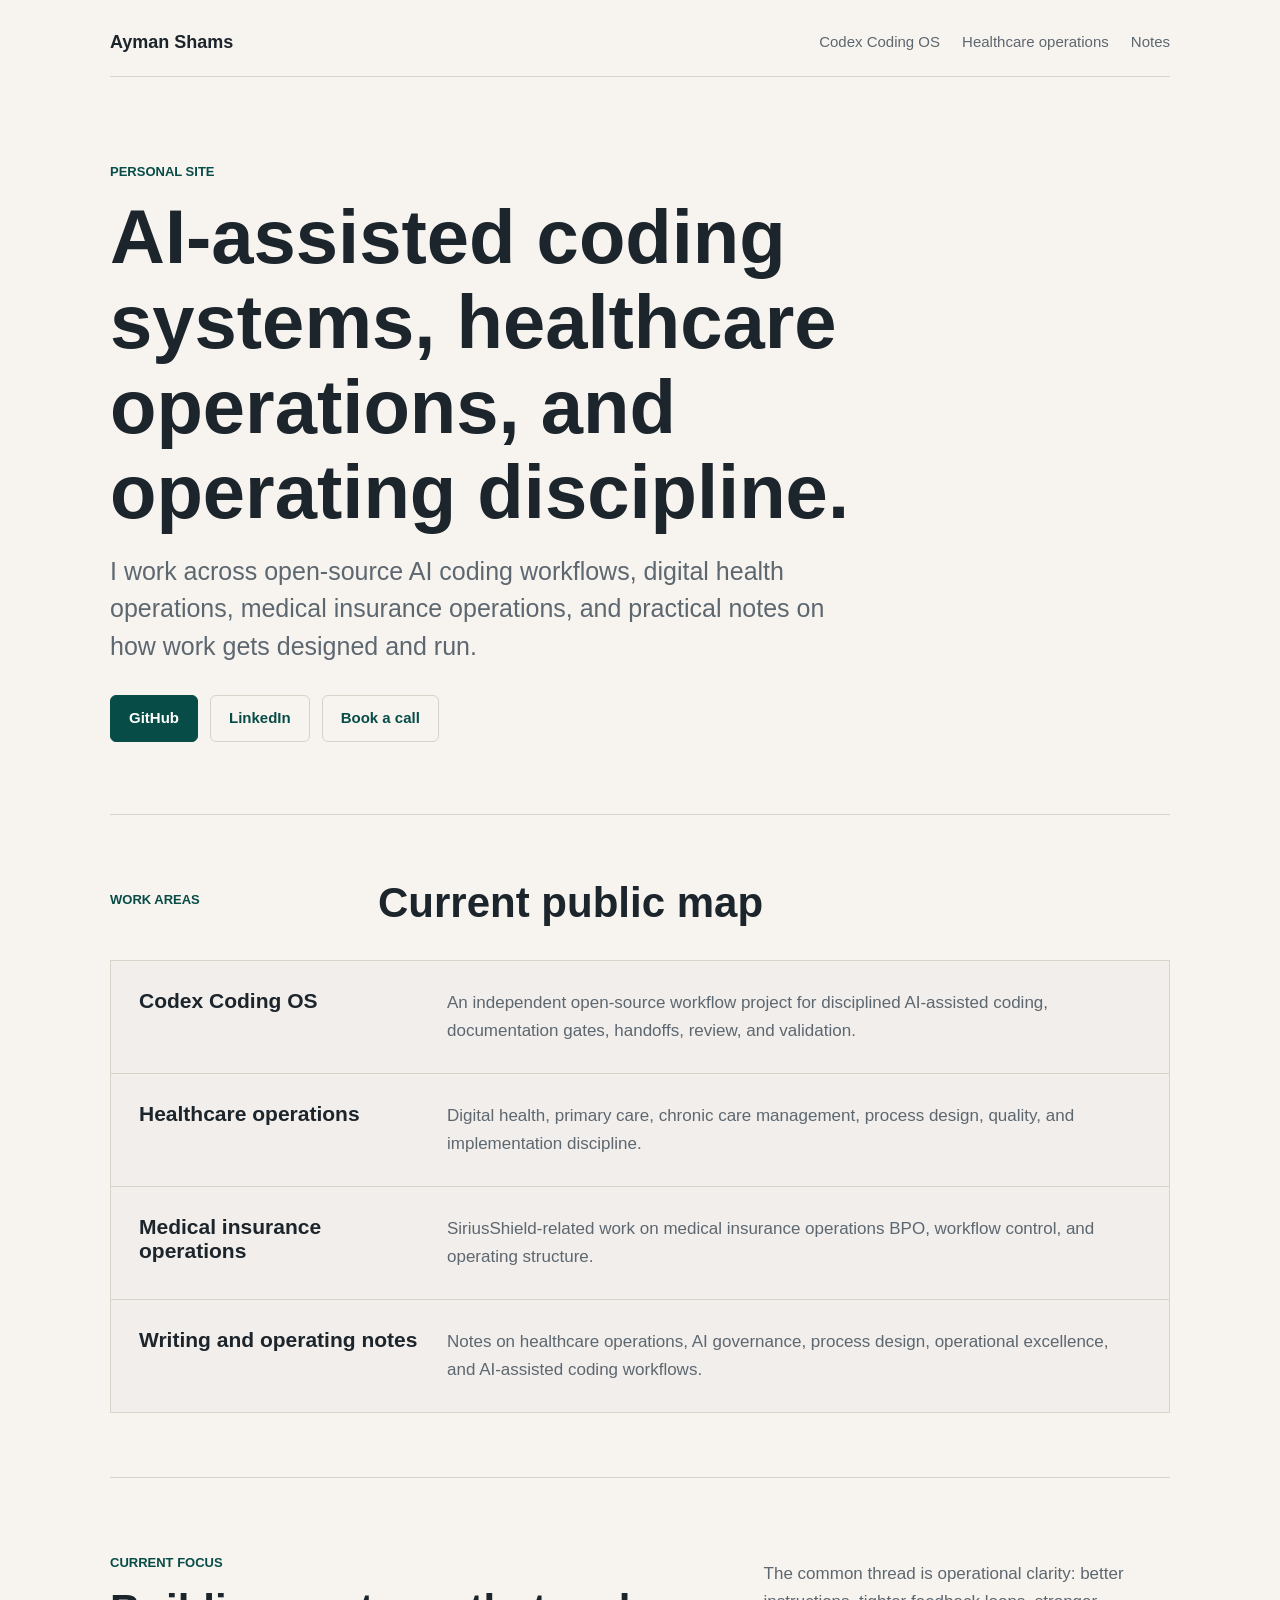
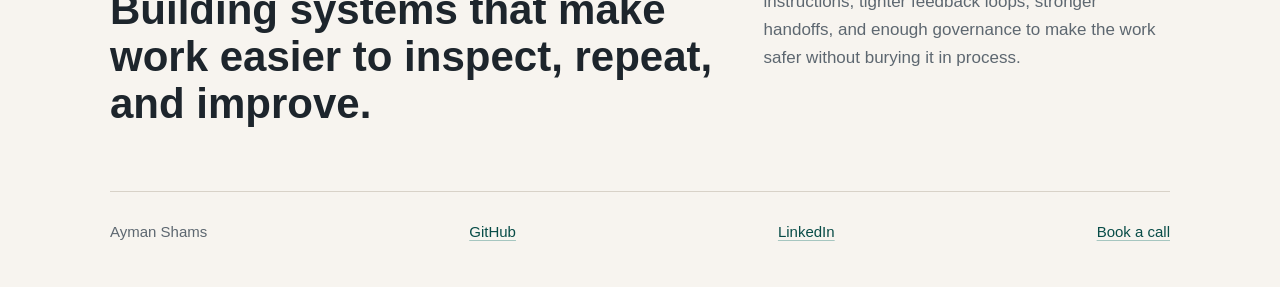
<file: index.html>
<!doctype html>
<html lang="en">
  <head>
    <meta charset="utf-8">
    <meta name="viewport" content="width=device-width, initial-scale=1">
    <meta
      name="description"
      content="Ayman Shams: AI-assisted coding systems, healthcare operations, insurance operations, and practical operating notes."
    >
    <title>Ayman Shams</title>
    <link rel="stylesheet" href="assets/css/styles.css">
  </head>
  <body>
    <header class="site-header">
      <a class="brand" href="./" aria-label="Ayman Shams homepage">Ayman Shams</a>
      <nav class="nav" aria-label="Primary navigation">
        <a href="codex-coding-os/">Codex Coding OS</a>
        <a href="healthcare-operations/">Healthcare operations</a>
        <a href="notes/">Notes</a>
      </nav>
    </header>

    <main>
      <section class="intro section">
        <p class="section-label">Personal site</p>
        <h1>AI-assisted coding systems, healthcare operations, and operating discipline.</h1>
        <p class="lead">
          I work across open-source AI coding workflows, digital health operations, medical insurance operations, and practical notes on how work gets designed and run.
        </p>
        <div class="actions" aria-label="Profile links">
          <a class="button" href="https://github.com/AymanShams" rel="noopener noreferrer">GitHub</a>
          <a class="button secondary" href="https://www.linkedin.com/in/shamsayman" rel="noopener noreferrer">LinkedIn</a>
          <a class="button secondary" href="https://calendar.app.google/tmQ1kP3kKUGVTpMe7" rel="noopener noreferrer">Book a call</a>
        </div>
      </section>

      <section class="section" aria-labelledby="work-heading">
        <div class="section-heading">
          <p class="section-label">Work areas</p>
          <h2 id="work-heading">Current public map</h2>
        </div>

        <div class="work-list">
          <article class="work-item">
            <h3><a href="codex-coding-os/">Codex Coding OS</a></h3>
            <p>
              An independent open-source workflow project for disciplined AI-assisted coding, documentation gates, handoffs, review, and validation.
            </p>
          </article>

          <article class="work-item">
            <h3><a href="healthcare-operations/">Healthcare operations</a></h3>
            <p>
              Digital health, primary care, chronic care management, process design, quality, and implementation discipline.
            </p>
          </article>

          <article class="work-item">
            <h3><a href="healthcare-operations/">Medical insurance operations</a></h3>
            <p>
              SiriusShield-related work on medical insurance operations BPO, workflow control, and operating structure.
            </p>
          </article>

          <article class="work-item">
            <h3><a href="notes/">Writing and operating notes</a></h3>
            <p>
              Notes on healthcare operations, AI governance, process design, operational excellence, and AI-assisted coding workflows.
            </p>
          </article>
        </div>
      </section>

      <section class="section focus" aria-labelledby="focus-heading">
        <div class="section-heading">
          <p class="section-label">Current focus</p>
          <h2 id="focus-heading">Building systems that make work easier to inspect, repeat, and improve.</h2>
        </div>
        <p>
          The common thread is operational clarity: better instructions, tighter feedback loops, stronger handoffs, and enough governance to make the work safer without burying it in process.
        </p>
      </section>
    </main>

    <footer class="site-footer">
      <span>Ayman Shams</span>
      <a href="https://github.com/AymanShams" rel="noopener noreferrer">GitHub</a>
      <a href="https://www.linkedin.com/in/shamsayman" rel="noopener noreferrer">LinkedIn</a>
      <a href="https://calendar.app.google/tmQ1kP3kKUGVTpMe7" rel="noopener noreferrer">Book a call</a>
    </footer>
  </body>
</html>
</file>
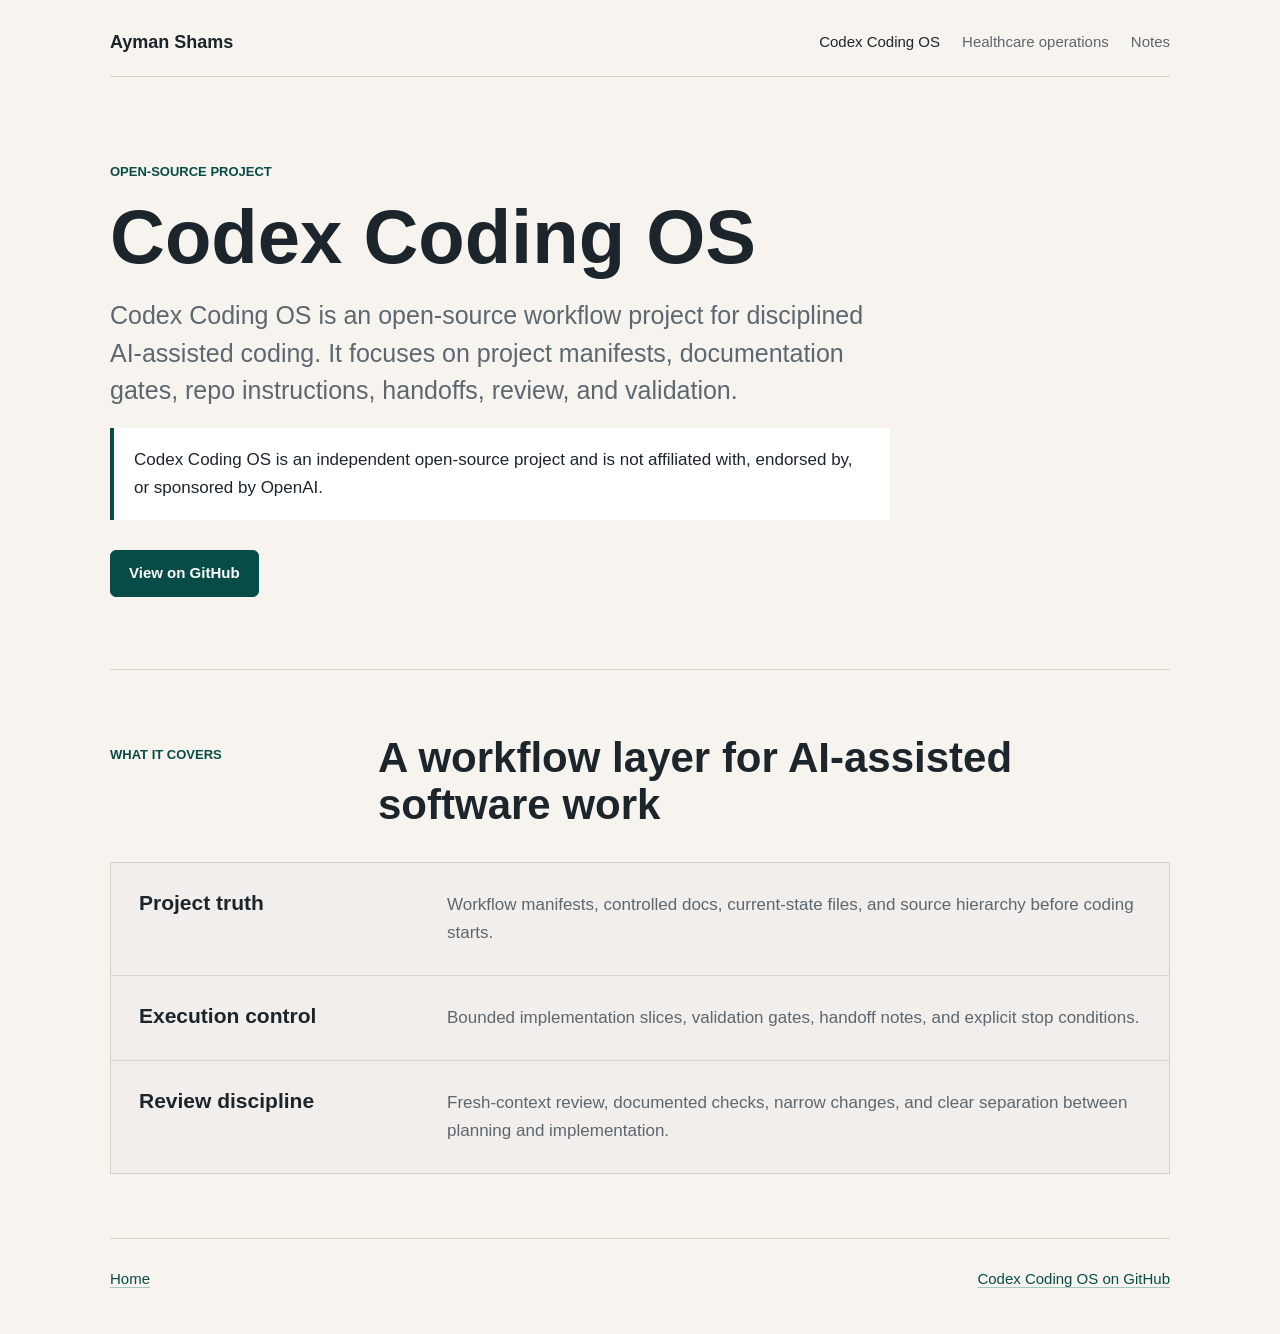
<file: codex-coding-os/index.html>
<!doctype html>
<html lang="en">
  <head>
    <meta charset="utf-8">
    <meta name="viewport" content="width=device-width, initial-scale=1">
    <meta
      name="description"
      content="Codex Coding OS is an independent open-source project for disciplined AI-assisted coding workflows."
    >
    <title>Codex Coding OS | Ayman Shams</title>
    <link rel="stylesheet" href="../assets/css/styles.css">
  </head>
  <body>
    <header class="site-header">
      <a class="brand" href="../" aria-label="Ayman Shams homepage">Ayman Shams</a>
      <nav class="nav" aria-label="Primary navigation">
        <a aria-current="page" href="../codex-coding-os/">Codex Coding OS</a>
        <a href="../healthcare-operations/">Healthcare operations</a>
        <a href="../notes/">Notes</a>
      </nav>
    </header>

    <main>
      <section class="intro section">
        <p class="section-label">Open-source project</p>
        <h1>Codex Coding OS</h1>
        <p class="lead">
          Codex Coding OS is an open-source workflow project for disciplined AI-assisted coding. It focuses on project manifests, documentation gates, repo instructions, handoffs, review, and validation.
        </p>
        <p class="notice">
          Codex Coding OS is an independent open-source project and is not affiliated with, endorsed by, or sponsored by OpenAI.
        </p>
        <div class="actions">
          <a class="button" href="https://github.com/AymanShams/codex-coding-os" rel="noopener noreferrer">View on GitHub</a>
        </div>
      </section>

      <section class="section" aria-labelledby="scope-heading">
        <div class="section-heading">
          <p class="section-label">What it covers</p>
          <h2 id="scope-heading">A workflow layer for AI-assisted software work</h2>
        </div>
        <div class="work-list">
          <article class="work-item">
            <h3>Project truth</h3>
            <p>Workflow manifests, controlled docs, current-state files, and source hierarchy before coding starts.</p>
          </article>
          <article class="work-item">
            <h3>Execution control</h3>
            <p>Bounded implementation slices, validation gates, handoff notes, and explicit stop conditions.</p>
          </article>
          <article class="work-item">
            <h3>Review discipline</h3>
            <p>Fresh-context review, documented checks, narrow changes, and clear separation between planning and implementation.</p>
          </article>
        </div>
      </section>
    </main>

    <footer class="site-footer">
      <a href="../">Home</a>
      <a href="https://github.com/AymanShams/codex-coding-os" rel="noopener noreferrer">Codex Coding OS on GitHub</a>
    </footer>
  </body>
</html>
</file>
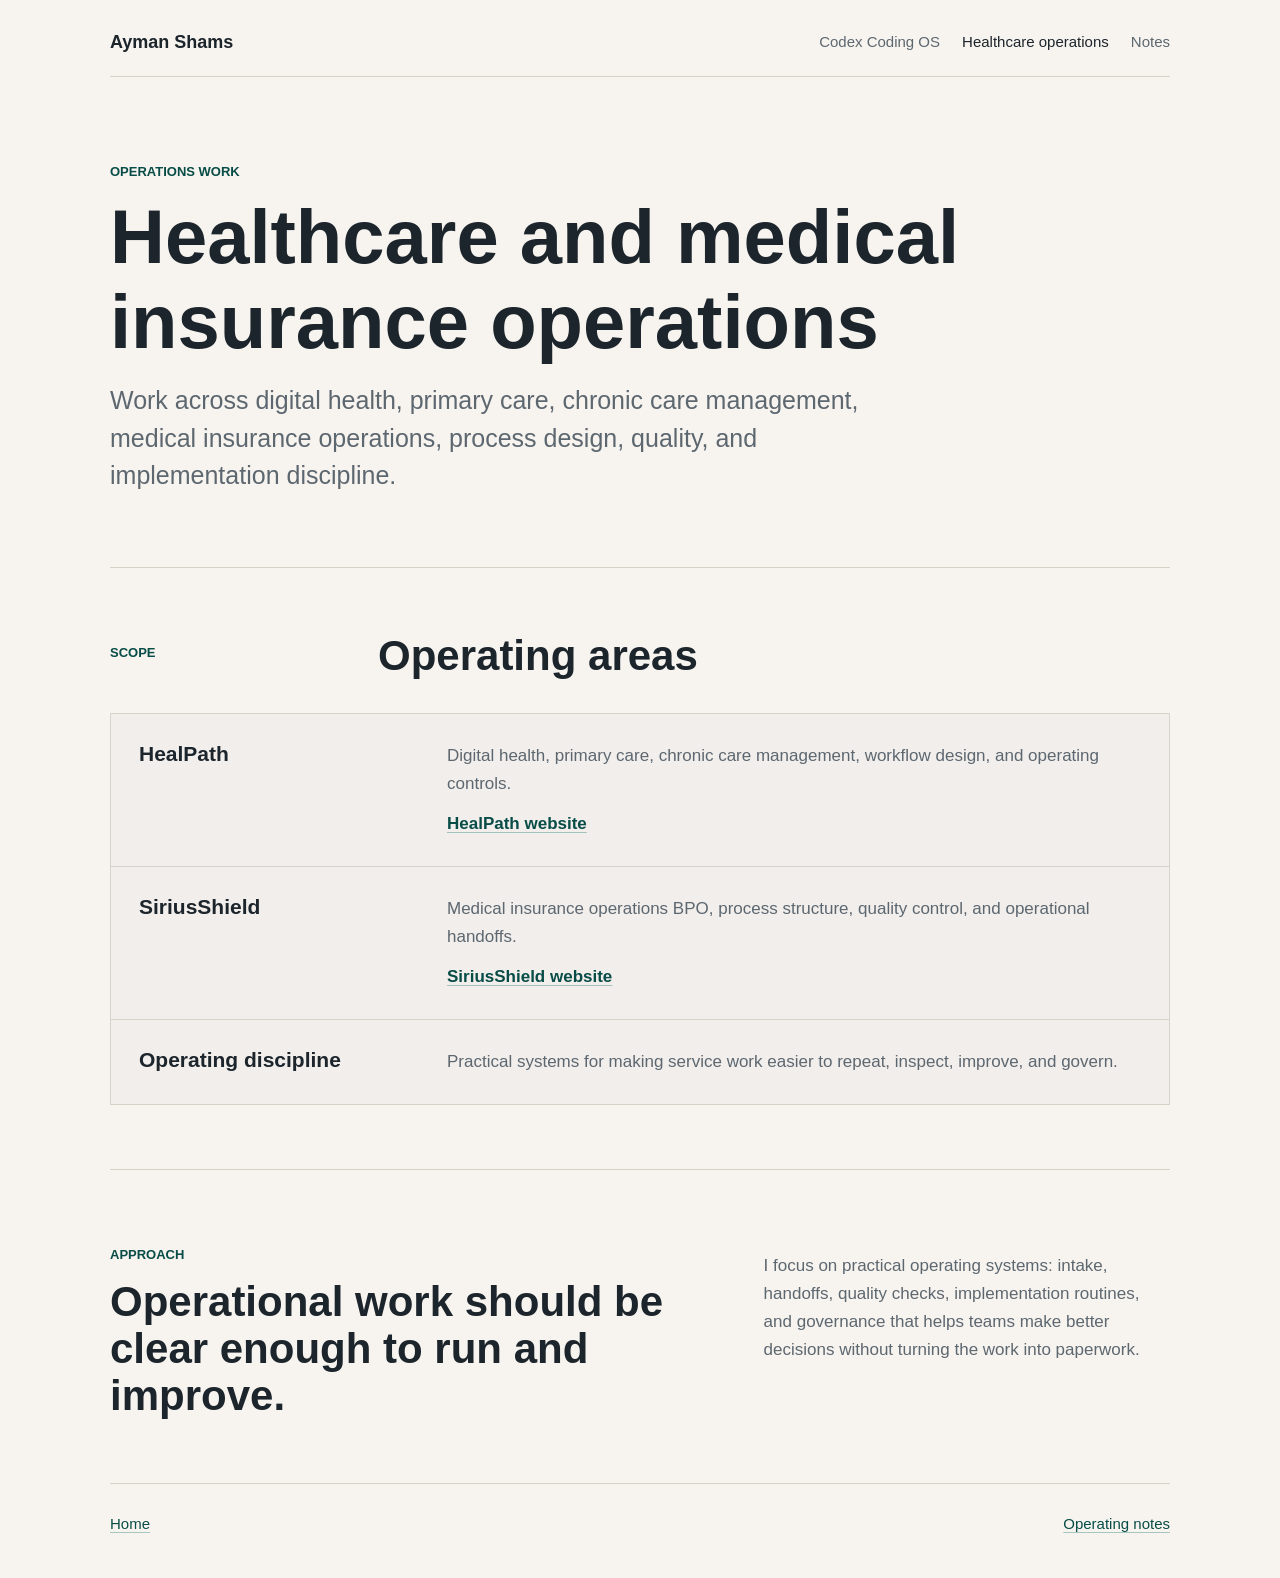
<file: healthcare-operations/index.html>
<!doctype html>
<html lang="en">
  <head>
    <meta charset="utf-8">
    <meta name="viewport" content="width=device-width, initial-scale=1">
    <meta
      name="description"
      content="Healthcare operations, digital health, chronic care, and medical insurance operations work by Ayman Shams."
    >
    <title>Healthcare Operations | Ayman Shams</title>
    <link rel="stylesheet" href="../assets/css/styles.css">
  </head>
  <body>
    <header class="site-header">
      <a class="brand" href="../" aria-label="Ayman Shams homepage">Ayman Shams</a>
      <nav class="nav" aria-label="Primary navigation">
        <a href="../codex-coding-os/">Codex Coding OS</a>
        <a aria-current="page" href="../healthcare-operations/">Healthcare operations</a>
        <a href="../notes/">Notes</a>
      </nav>
    </header>

    <main>
      <section class="intro section">
        <p class="section-label">Operations work</p>
        <h1>Healthcare and medical insurance operations</h1>
        <p class="lead">
          Work across digital health, primary care, chronic care management, medical insurance operations, process design, quality, and implementation discipline.
        </p>
      </section>

      <section class="section" aria-labelledby="areas-heading">
        <div class="section-heading">
          <p class="section-label">Scope</p>
          <h2 id="areas-heading">Operating areas</h2>
        </div>
        <div class="work-list">
          <article class="work-item">
            <h3>HealPath</h3>
            <div class="item-body">
              <p>Digital health, primary care, chronic care management, workflow design, and operating controls.</p>
              <p class="item-link">
                <a href="https://healpath.care/" rel="noopener noreferrer">HealPath website</a>
              </p>
            </div>
          </article>
          <article class="work-item">
            <h3>SiriusShield</h3>
            <div class="item-body">
              <p>Medical insurance operations BPO, process structure, quality control, and operational handoffs.</p>
              <p class="item-link">
                <a href="https://www.siriusshield.com/" rel="noopener noreferrer">SiriusShield website</a>
              </p>
            </div>
          </article>
          <article class="work-item">
            <h3>Operating discipline</h3>
            <p>Practical systems for making service work easier to repeat, inspect, improve, and govern.</p>
          </article>
        </div>
      </section>

      <section class="section focus" aria-labelledby="approach-heading">
        <div class="section-heading">
          <p class="section-label">Approach</p>
          <h2 id="approach-heading">Operational work should be clear enough to run and improve.</h2>
        </div>
        <p>
          I focus on practical operating systems: intake, handoffs, quality checks, implementation routines, and governance that helps teams make better decisions without turning the work into paperwork.
        </p>
      </section>
    </main>

    <footer class="site-footer">
      <a href="../">Home</a>
      <a href="../notes/">Operating notes</a>
    </footer>
  </body>
</html>
</file>
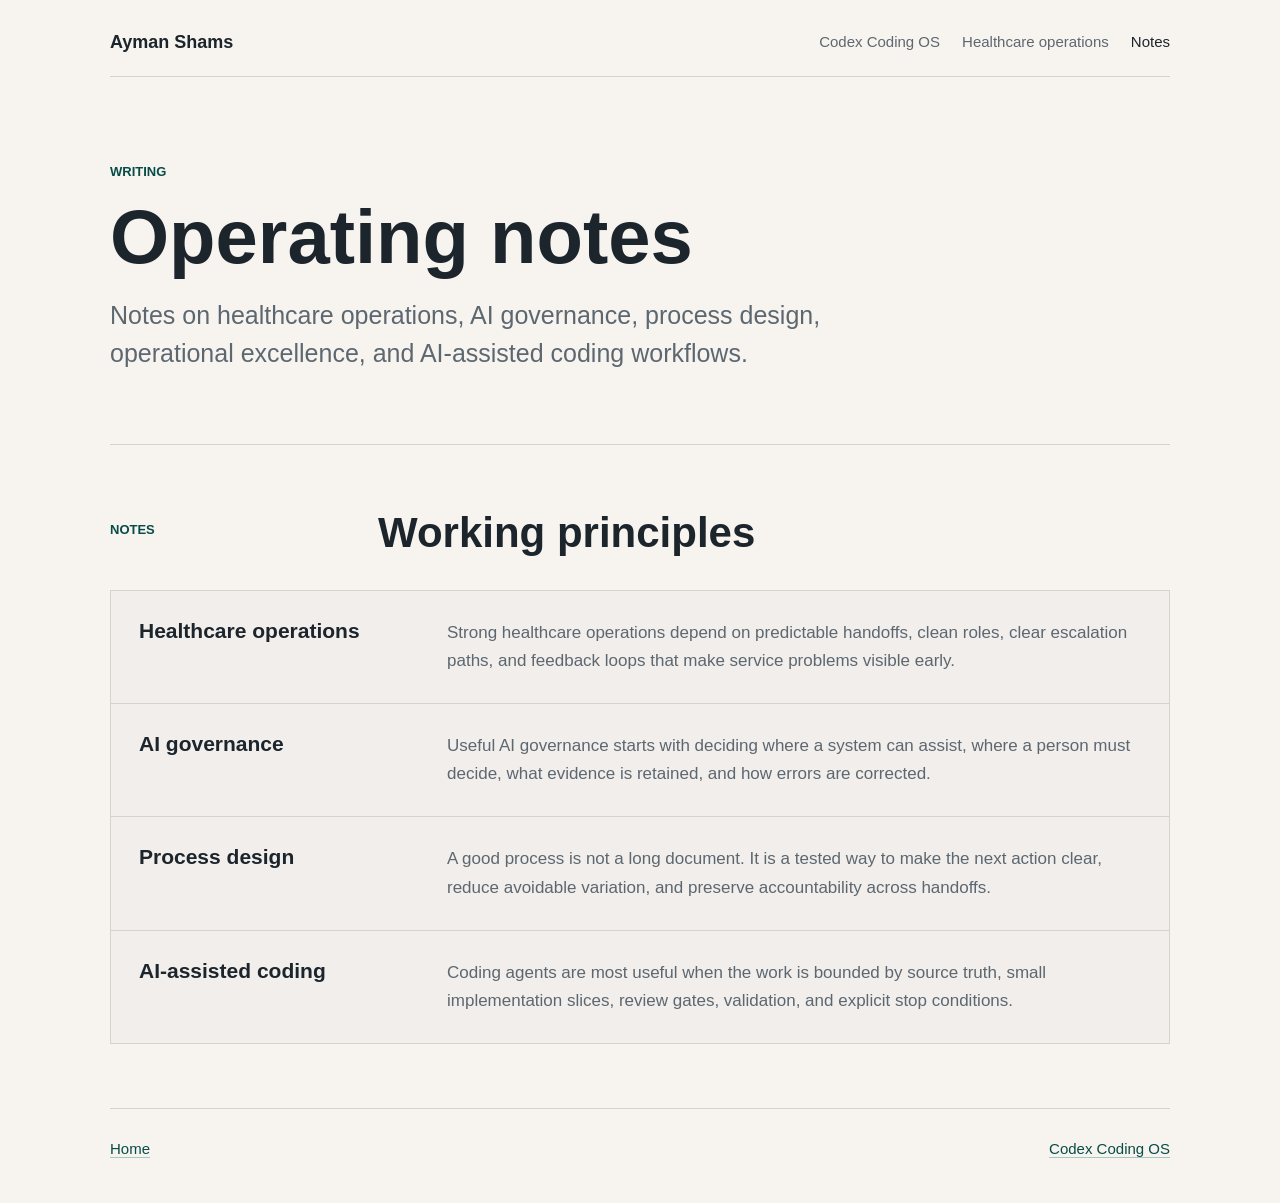
<file: notes/index.html>
<!doctype html>
<html lang="en">
  <head>
    <meta charset="utf-8">
    <meta name="viewport" content="width=device-width, initial-scale=1">
    <meta
      name="description"
      content="Writing and operating notes by Ayman Shams on healthcare operations, AI governance, process design, and operational excellence."
    >
    <title>Notes | Ayman Shams</title>
    <link rel="stylesheet" href="../assets/css/styles.css">
  </head>
  <body>
    <header class="site-header">
      <a class="brand" href="../" aria-label="Ayman Shams homepage">Ayman Shams</a>
      <nav class="nav" aria-label="Primary navigation">
        <a href="../codex-coding-os/">Codex Coding OS</a>
        <a href="../healthcare-operations/">Healthcare operations</a>
        <a aria-current="page" href="../notes/">Notes</a>
      </nav>
    </header>

    <main>
      <section class="intro section">
        <p class="section-label">Writing</p>
        <h1>Operating notes</h1>
        <p class="lead">
          Notes on healthcare operations, AI governance, process design, operational excellence, and AI-assisted coding workflows.
        </p>
      </section>

      <section class="section" aria-labelledby="themes-heading">
        <div class="section-heading">
          <p class="section-label">Notes</p>
          <h2 id="themes-heading">Working principles</h2>
        </div>
        <div class="work-list">
          <article class="work-item">
            <h3>Healthcare operations</h3>
            <p>Strong healthcare operations depend on predictable handoffs, clean roles, clear escalation paths, and feedback loops that make service problems visible early.</p>
          </article>
          <article class="work-item">
            <h3>AI governance</h3>
            <p>Useful AI governance starts with deciding where a system can assist, where a person must decide, what evidence is retained, and how errors are corrected.</p>
          </article>
          <article class="work-item">
            <h3>Process design</h3>
            <p>A good process is not a long document. It is a tested way to make the next action clear, reduce avoidable variation, and preserve accountability across handoffs.</p>
          </article>
          <article class="work-item">
            <h3>AI-assisted coding</h3>
            <p>Coding agents are most useful when the work is bounded by source truth, small implementation slices, review gates, validation, and explicit stop conditions.</p>
          </article>
        </div>
      </section>
    </main>

    <footer class="site-footer">
      <a href="../">Home</a>
      <a href="../codex-coding-os/">Codex Coding OS</a>
    </footer>
  </body>
</html>
</file>
<file: assets/css/styles.css>
:root {
  color-scheme: light;
  --bg: #f7f4ef;
  --surface: #ffffff;
  --ink: #1d252c;
  --muted: #5d6770;
  --line: #d8d2c8;
  --accent: #0f6f68;
  --accent-dark: #084c47;
  --max: 1060px;
}

* {
  box-sizing: border-box;
}

html {
  background: var(--bg);
}

body {
  margin: 0;
  color: var(--ink);
  background: var(--bg);
  font-family: Arial, Helvetica, sans-serif;
  font-size: 17px;
  line-height: 1.65;
}

a {
  color: var(--accent-dark);
  text-decoration-color: rgba(15, 111, 104, 0.35);
  text-decoration-thickness: 0.08em;
  text-underline-offset: 0.18em;
}

a:hover {
  color: var(--accent);
}

a:focus-visible {
  outline: 3px solid rgba(15, 111, 104, 0.35);
  outline-offset: 4px;
  border-radius: 4px;
}

.site-header,
.site-footer,
main {
  width: min(var(--max), calc(100% - 40px));
  margin: 0 auto;
}

.site-header {
  display: flex;
  align-items: center;
  justify-content: space-between;
  gap: 24px;
  padding: 28px 0 18px;
  border-bottom: 1px solid var(--line);
}

.brand {
  color: var(--ink);
  font-size: 18px;
  font-weight: 700;
  text-decoration: none;
}

.nav {
  display: flex;
  flex-wrap: wrap;
  justify-content: flex-end;
  gap: 10px 22px;
  font-size: 15px;
}

.nav a {
  color: var(--muted);
  text-decoration: none;
}

.nav a:hover,
.nav a[aria-current="page"] {
  color: var(--ink);
}

.section {
  padding: 64px 0;
  border-bottom: 1px solid var(--line);
}

.intro {
  padding-top: 84px;
  padding-bottom: 72px;
}

.section-label {
  margin: 0 0 12px;
  color: var(--accent-dark);
  font-size: 13px;
  font-weight: 700;
  letter-spacing: 0;
  text-transform: uppercase;
}

h1,
h2,
h3,
p {
  max-width: 820px;
}

h1,
h2,
h3 {
  margin: 0;
  color: var(--ink);
  line-height: 1.12;
  letter-spacing: 0;
}

h1 {
  max-width: 900px;
  font-size: clamp(42px, 8vw, 76px);
  font-weight: 760;
}

h2 {
  font-size: clamp(28px, 4vw, 42px);
}

h3 {
  font-size: 21px;
}

p {
  margin: 18px 0 0;
  color: var(--muted);
}

.lead {
  max-width: 760px;
  font-size: clamp(20px, 2.7vw, 25px);
  line-height: 1.5;
}

.actions {
  display: flex;
  flex-wrap: wrap;
  gap: 12px;
  margin-top: 30px;
}

.button {
  display: inline-flex;
  align-items: center;
  min-height: 44px;
  padding: 10px 18px;
  color: #ffffff;
  background: var(--accent-dark);
  border: 1px solid var(--accent-dark);
  border-radius: 6px;
  font-size: 15px;
  font-weight: 700;
  text-decoration: none;
}

.button:hover {
  color: #ffffff;
  background: var(--accent);
  border-color: var(--accent);
}

.button.secondary {
  color: var(--accent-dark);
  background: transparent;
  border-color: var(--line);
}

.button.secondary:hover {
  color: #ffffff;
  background: var(--accent-dark);
  border-color: var(--accent-dark);
}

.section-heading {
  display: grid;
  grid-template-columns: minmax(140px, 240px) minmax(0, 1fr);
  gap: 28px;
  align-items: start;
  margin-bottom: 34px;
}

.section-heading .section-label {
  margin-top: 10px;
}

.work-list {
  display: grid;
  gap: 1px;
  background: var(--line);
  border: 1px solid var(--line);
}

.work-item {
  display: grid;
  grid-template-columns: minmax(180px, 280px) minmax(0, 1fr);
  gap: 28px;
  padding: 28px;
  background: rgba(255, 255, 255, 0.64);
}

.work-item h3 a {
  color: var(--ink);
  text-decoration: none;
}

.work-item h3 a:hover {
  color: var(--accent-dark);
}

.work-item p {
  margin-top: 0;
}

.work-item .item-link {
  margin-top: 12px;
  font-weight: 700;
}

.focus {
  display: grid;
  grid-template-columns: minmax(0, 1.2fr) minmax(260px, 0.8fr);
  gap: 44px;
  align-items: start;
}

.focus .section-heading {
  display: block;
  margin-bottom: 0;
}

.notice {
  max-width: 780px;
  padding: 18px 20px;
  color: var(--ink);
  background: var(--surface);
  border-left: 4px solid var(--accent-dark);
}

.site-footer {
  display: flex;
  flex-wrap: wrap;
  justify-content: space-between;
  gap: 14px;
  padding: 28px 0 42px;
  color: var(--muted);
  font-size: 15px;
}

@media (max-width: 760px) {
  .site-header {
    align-items: flex-start;
    flex-direction: column;
  }

  .nav {
    justify-content: flex-start;
  }

  .intro {
    padding-top: 58px;
  }

  .section {
    padding: 48px 0;
  }

  .section-heading,
  .work-item,
  .focus {
    grid-template-columns: 1fr;
  }

  .section-heading {
    gap: 8px;
  }

  .work-item {
    gap: 12px;
    padding: 22px;
  }
}
</file>
